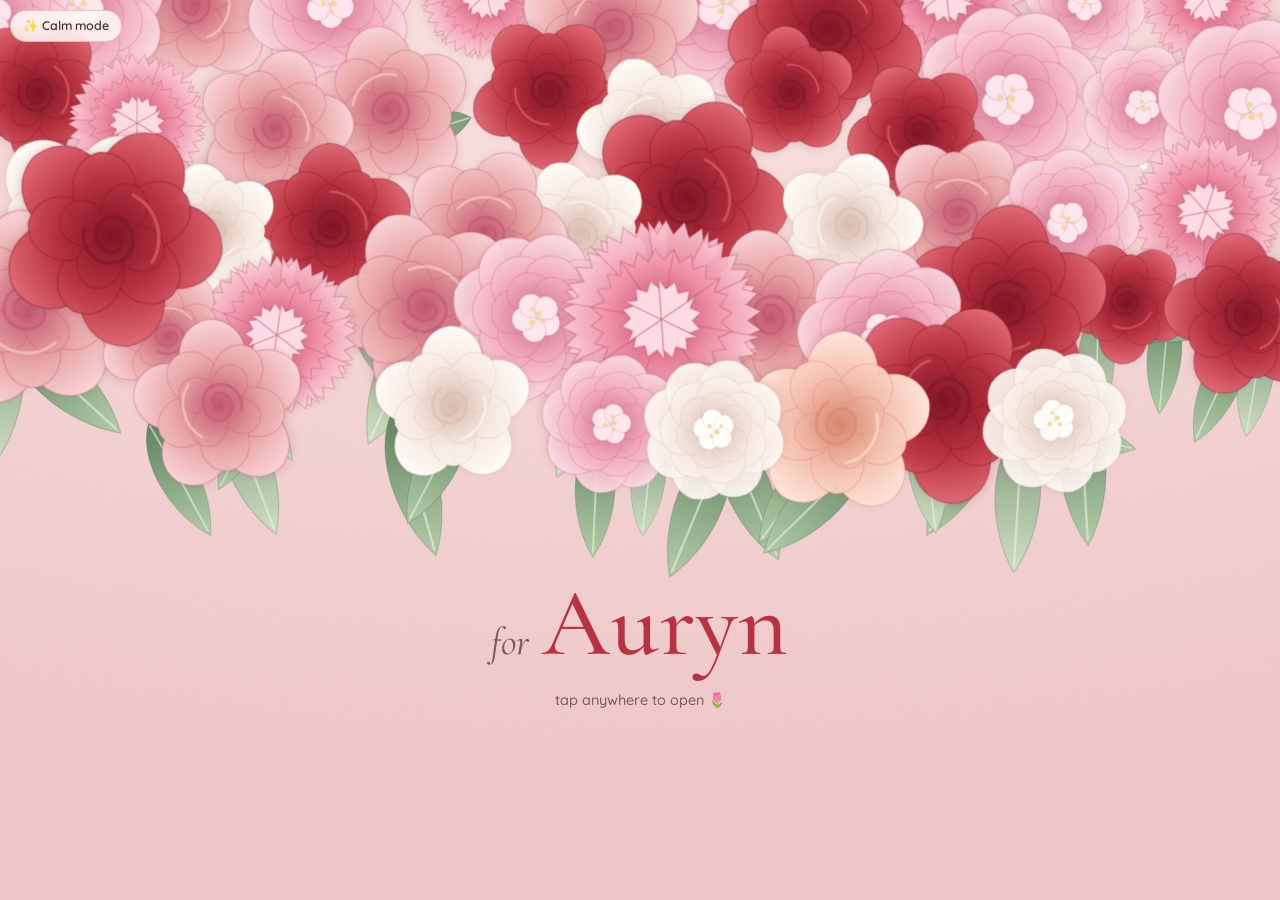
<file: index.html>
<!doctype html>
<html lang="en">
<head>
  <meta charset="utf-8">
  <meta name="viewport" content="width=device-width, initial-scale=1, viewport-fit=cover">
  <meta name="robots" content="noindex, nofollow">
  <meta name="theme-color" content="#F6D6D6">
  <title>for Auryn 🌷</title>
  <link rel="icon" href="data:image/svg+xml,%3Csvg xmlns='http://www.w3.org/2000/svg' viewBox='0 0 100 100'%3E%3Ctext y='.9em' font-size='90'%3E%F0%9F%8C%B7%3C/text%3E%3C/svg%3E">

  <link rel="preconnect" href="https://fonts.googleapis.com">
  <link rel="preconnect" href="https://fonts.gstatic.com" crossorigin>
  <link href="https://fonts.googleapis.com/css2?family=Caveat:wght@400;600;700&family=Cormorant+Garamond:ital,wght@0,400;0,500;0,600;1,400;1,500&family=Homemade+Apple&family=Quicksand:wght@500;600;700&display=swap" rel="stylesheet">

  <link rel="stylesheet" href="vendor/leaflet/leaflet.css">
  <link rel="stylesheet" href="style.css">
</head>
<body>

  <!-- Calm mode: turns off every animation and particle -->
  <button id="calmToggle" class="calm-toggle" type="button" aria-pressed="false">
    <span aria-hidden="true">✨</span> Calm mode<span class="calm-toggle__state"></span>
  </button>

  <!-- Shared SVG gradients/filters for the hand-drawn flowers -->
  <svg class="svg-defs" width="0" height="0" aria-hidden="true" focusable="false">
    <defs id="flowerDefs"></defs>
  </svg>

  <!-- ============ 1 + 2. INTRO: blooming bouquet + envelope ============ -->
  <section id="intro" class="intro" aria-label="A gift for you">
    <div class="bouquet" id="bouquet" aria-hidden="true"></div>

    <div class="intro__title" id="introTitle">
      <p class="for-name"><span class="for-name__for">for</span><span class="for-name__name" data-bind="toName"></span></p>
      <p class="tap-hint">tap anywhere to open 🌷</p>
    </div>

    <div class="envelope-wrap" id="envelopeWrap" aria-hidden="true">
      <p class="env-label env-label--from">from <span data-bind="fromName"></span></p>
      <button class="envelope" id="envelope" type="button" aria-label="Open the envelope" tabindex="-1">
        <span class="env__back"></span>
        <span class="env__letter"><span>Hi <span data-bind="nickname"></span> ♡</span></span>
        <span class="env__pocket"></span>
        <span class="env__flap"></span>
        <span class="env__seal" id="envSeal"></span>
      </button>
      <p class="env-label env-label--for">for <span data-bind="toName"></span></p>
      <p class="env-hint">tap the envelope 💌</p>
    </div>
  </section>

  <!-- ============ 3. SCRAPBOOK BOARD ============ -->
  <main id="board" class="board" hidden>
    <header class="board__header">
      <p class="board__kicker">a little box of things</p>
      <h1 class="board__title">for <em data-bind="nickname"></em></h1>
      <p class="board__sub">drag things around, scratch, open, and take your time ♡</p>
    </header>

    <div class="board__items" id="items">

      <!-- a. Letter -->
      <article class="item item--letter" style="grid-area:letter; --rot:-1.5deg">
        <span class="tape tape--pink" aria-hidden="true"></span>
        <div class="letter-preview" id="letterPreview" role="button" tabindex="0" aria-label="Open the letter">
          <div class="letter-preview__art" id="letterArt" aria-hidden="true"></div>
          <p class="letter-preview__hi"></p>
          <p class="letter-preview__text"></p>
          <p class="letter-preview__cta">tap to read ✉</p>
        </div>
      </article>

      <!-- b. Polaroids (filled by script) -->
      <article class="item item--polaroid" data-polaroid="0" style="grid-area:p1; --rot:-6deg"></article>
      <article class="item item--polaroid" data-polaroid="1" style="grid-area:p2; --rot:5deg"></article>
      <article class="item item--polaroid" data-polaroid="2" style="grid-area:p3; --rot:-3deg"></article>
      <article class="item item--polaroid" data-polaroid="3" style="grid-area:p4; --rot:4deg"></article>
      <article class="item item--polaroid" data-polaroid="4" style="grid-area:p5; --rot:-4deg"></article>

      <!-- c. Booster pack -->
      <article class="item item--pack" style="grid-area:pack; --rot:3deg">
        <span class="tape tape--mint" aria-hidden="true"></span>
        <div class="mini-pack" id="miniPack" role="button" tabindex="0" aria-label="Open The Auryn Collection booster pack">
          <div class="pack-art" aria-hidden="true"></div>
          <p class="item-hint" id="miniPackHint">tap to open the pack ✦</p>
        </div>
      </article>

      <!-- d. Music card -->
      <article class="item item--music" style="grid-area:music; --rot:-2deg">
        <span class="tape tape--lilac" aria-hidden="true"></span>
        <div class="music">
          <div class="music__top">
            <div class="music__disc" aria-hidden="true"><span></span></div>
            <div>
              <p class="music__label">a song for you</p>
              <p class="music__title">press play when you're ready ♪</p>
            </div>
          </div>
          <div class="music__embed" id="musicEmbed"></div>
        </div>
      </article>

      <!-- e. Open when… -->
      <article class="item item--openwhen" style="grid-area:openw; --rot:2deg">
        <span class="tape tape--yellow" aria-hidden="true"></span>
        <div class="openwhen">
          <p class="openwhen__title">open when…</p>
          <div class="openwhen__list" id="openWhenList"></div>
        </div>
      </article>

      <!-- f. Jar of reasons -->
      <article class="item item--jar" style="grid-area:jar; --rot:-2deg">
        <span class="tape tape--pink" aria-hidden="true"></span>
        <div class="jar-card">
          <p class="jar-card__title">reasons you're amazing</p>
          <button class="jar" id="jarBtn" type="button" aria-label="Take a reason out of the jar"></button>
          <p class="jar-card__left" id="jarLeft"></p>
          <div class="jar-note" id="jarNote" aria-live="polite"></div>
        </div>
      </article>

      <!-- g. Memory map -->
      <article class="item item--map" style="grid-area:map; --rot:1.5deg">
        <span class="tape tape--mint" aria-hidden="true"></span>
        <div class="mapcard">
          <p class="mapcard__title">memory map <span>· Jambi</span></p>
          <div class="mapcard__map" id="memoryMap" role="region" aria-label="Map of places in Jambi"></div>
        </div>
      </article>
    </div>

    <!-- 4. Big hug -->
    <footer class="board__footer">
      <button class="hug-btn" id="hugBtn" type="button">Tap for a big hug 🤗</button>
      <p class="board__sign">made with love by <span data-bind="fromName"></span></p>
    </footer>
  </main>

  <!-- ============ Overlays ============ -->
  <div class="modal" id="modal" hidden>
    <div class="modal__backdrop" data-close></div>
    <div class="modal__panel" role="dialog" aria-modal="true" aria-label="Note">
      <button class="modal__close" type="button" data-close aria-label="Close">×</button>
      <div class="modal__content" id="modalContent"></div>
    </div>
  </div>

  <div class="pack-overlay" id="packOverlay" hidden>
    <div class="pack-overlay__bg"></div>
    <button class="pack-overlay__close" id="packClose" type="button" aria-label="Close">×</button>
    <div class="pack-overlay__stage" id="packStage"></div>
  </div>

  <div class="hug" id="hug" hidden>
    <div class="hug__bg"></div>
    <div class="hug__petals" id="hugPetals" aria-hidden="true"></div>
    <div class="hug__content">
      <div class="hug__flowers" id="hugFlowers" aria-hidden="true"></div>
      <p class="hug__big" id="hugBig"></p>
      <p class="hug__small" id="hugSmall"></p>
      <button class="hug__back" id="hugBack" type="button">back to the board ↺</button>
    </div>
  </div>

  <div class="fx" id="fx" aria-hidden="true"></div>

  <script src="vendor/leaflet/leaflet.js" defer></script>
  <script src="script.js" defer></script>
</body>
</html>
</file>
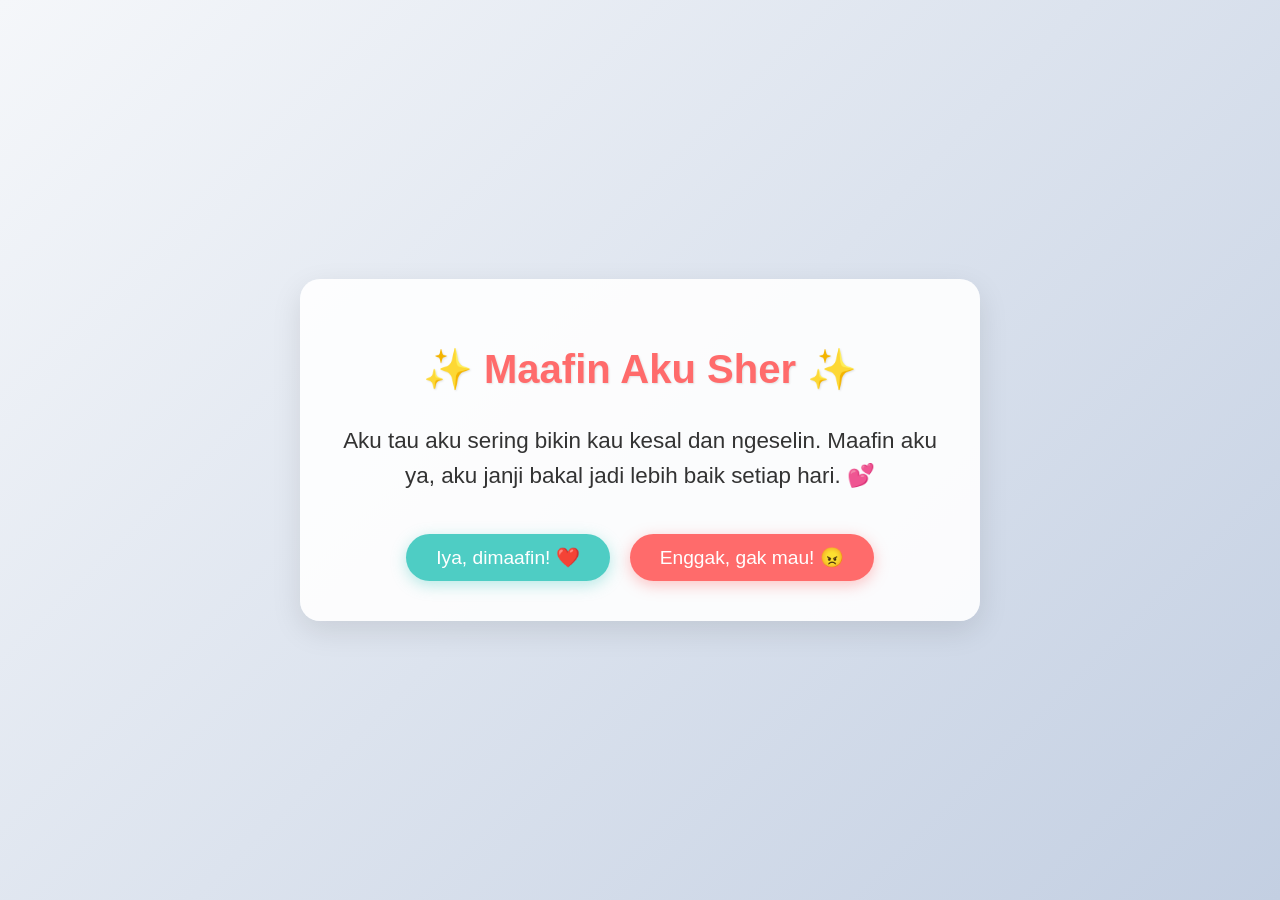
<file: Untitled-1.html>
<!DOCTYPE html>
<html lang="en">
<head>
    <meta charset="UTF-8">
    <meta name="viewport" content="width=device-width, initial-scale=1.0">
    <title>Apology Letter</title>
    <style>
        body {
            font-family: 'Arial', sans-serif;
            background: linear-gradient(135deg, #f5f7fa 0%, #c3cfe2 100%);
            height: 100vh;
            margin: 0;
            display: flex;
            justify-content: center;
            align-items: center;
            overflow: hidden;
            text-align: center;
        }
        
        .container {
            max-width: 600px;
            padding: 40px;
            background: rgba(255, 255, 255, 0.9);
            border-radius: 20px;
            box-shadow: 0 10px 30px rgba(0, 0, 0, 0.1);
            position: relative;
        }
        
        h1 {
            color: #ff6b6b;
            font-size: 2.5rem;
            margin-bottom: 30px;
            text-shadow: 1px 1px 2px rgba(0,0,0,0.1);
        }
        
        p {
            font-size: 1.4rem;
            line-height: 1.6;
            color: #333;
            margin-bottom: 40px;
        }
        
        .buttons {
            display: flex;
            justify-content: center;
            gap: 20px;
        }
        
        .yes-btn {
            background: #4ecdc4;
            color: white;
            border: none;
            padding: 12px 30px;
            font-size: 1.2rem;
            border-radius: 50px;
            cursor: pointer;
            transition: transform 0.3s, box-shadow 0.3s;
            box-shadow: 0 4px 15px rgba(78, 205, 196, 0.4);
        }
        
        .yes-btn:hover {
            transform: translateY(-3px);
            box-shadow: 0 6px 20px rgba(78, 205, 196, 0.6);
        }
        
        .no-btn {
            background: #ff6b6b;
            color: white;
            border: none;
            padding: 12px 30px;
            font-size: 1.2rem;
            border-radius: 50px;
            cursor: pointer;
            position: relative;
            transition: transform 0.3s;
            box-shadow: 0 4px 15px rgba(255, 107, 107, 0.4);
        }
        
        .hearts {
            position: absolute;
            width: 100%;
            height: 100%;
            pointer-events: none;
            z-index: -1;
        }
        
        .heart {
            position: absolute;
            font-size: 20px;
            color: #ff6b6b;
            opacity: 0;
            animation: float 4s ease-in infinite;
        }
        
        @keyframes float {
            0% {
                transform: translateY(0) rotate(0deg);
                opacity: 1;
            }
            100% {
                transform: translateY(-100vh) rotate(360deg);
                opacity: 0;
            }
        }
        
        .thank-you {
            display: none;
            position: absolute;
            top: 0;
            left: 0;
            width: 100%;
            height: 100%;
            background: rgba(255, 255, 255, 0.95);
            justify-content: center;
            align-items: center;
            flex-direction: column;
            z-index: 100;
            animation: fadeIn 0.5s ease-in;
            border-radius: 20px;
        }
        
        @keyframes fadeIn {
            from { opacity: 0; }
            to { opacity: 1; }
        }
        
        .thank-you h2 {
            color: #ff6b6b;
            font-size: 3rem;
            margin-bottom: 20px;
            text-shadow: 2px 2px 4px rgba(0,0,0,0.1);
        }
        
        .thank-you p {
            font-size: 1.5rem;
            color: #333;
        }
        
        .sparkle {
            position: absolute;
            background: #ff6b6b;
            width: 10px;
            height: 10px;
            border-radius: 50%;
            opacity: 0;
        }
    </style>
</head>
<body>
    <div class="hearts"></div>
    <div class="container">
        <h1>✨ Maafin Aku Sher ✨</h1>
        <p>Aku tau aku sering bikin kau kesal dan ngeselin. Maafin aku ya, aku janji bakal jadi lebih baik setiap hari. 💕</p>
        
        <div class="buttons">
            <button class="yes-btn" onclick="showThankYou()">Iya, dimaafin! ❤️</button>
            <button class="no-btn" onmouseover="moveButton(this)">Enggak, gak mau! 😠</button>
        </div>
        
        <div class="thank-you" id="thankYou">
            <h2>✨ Makasih Sher! ✨</h2>
            <p>Aku janji gak akan mengecewain lagi! 💖</p>
        </div>
    </div>

    <script>
        // Create floating hearts in the background
        const heartsContainer = document.querySelector('.hearts');
        
        function createHeart() {
            const heart = document.createElement('div');
            heart.classList.add('heart');
            heart.innerHTML = '❤️';
            heart.style.left = Math.random() * 100 + 'vw';
            heart.style.animationDuration = (Math.random() * 3 + 2) + 's';
            heartsContainer.appendChild(heart);
            
            setTimeout(() => {
                heart.remove();
            }, 5000);
        }
        
        setInterval(createHeart, 300);
        
        // Make the "No" button move randomly
        function moveButton(button) {
            const container = document.querySelector('.container');
            const containerRect = container.getBoundingClientRect();
            
            const btnRect = button.getBoundingClientRect();
            
            const maxX = containerRect.width - btnRect.width - 40;
            const maxY = containerRect.height - btnRect.height - 40;
            
            const randomX = Math.floor(Math.random() * maxX);
            const randomY = Math.floor(Math.random() * maxY);
            
            button.style.position = 'absolute';
            button.style.left = randomX + 'px';
            button.style.top = randomY + 'px';
        }
        
        // Show thank you message
        function showThankYou() {
            const thankYou = document.getElementById('thankYou');
            thankYou.style.display = 'flex';
            
            // Create sparkle effect
            for (let i = 0; i < 50; i++) {
                createSparkle();
            }
        }
        
        function createSparkle() {
            const sparkle = document.createElement('div');
            sparkle.classList.add('sparkle');
            
            const thankYou = document.getElementById('thankYou');
            thankYou.appendChild(sparkle);
            
            const size = Math.random() * 8 + 4;
            sparkle.style.width = size + 'px';
            sparkle.style.height = size + 'px';
            
            const colors = ['#ff6b6b', '#ff9ff3', '#4ecdc4', '#ffcb74'];
            sparkle.style.background = colors[Math.floor(Math.random() * colors.length)];
            
            const left = Math.random() * 100 + '%';
            const top = Math.random() * 100 + '%';
            sparkle.style.left = left;
            sparkle.style.top = top;
            
            // Animation
            sparkle.animate([
                { transform: 'scale(0)', opacity: 1 },
                { transform: 'scale(1)', opacity: 1 },
                { transform: 'scale(0)', opacity: 0 }
            ], {
                duration: Math.random() * 1000 + 500,
                easing: 'ease-out'
            });
            
            setTimeout(() => {
                sparkle.remove();
            }, 1500);
        }
    </script>
</body>
</html>
</file>
<file: vendor/leaflet/leaflet.css>
/* required styles */

.leaflet-pane,
.leaflet-tile,
.leaflet-marker-icon,
.leaflet-marker-shadow,
.leaflet-tile-container,
.leaflet-pane > svg,
.leaflet-pane > canvas,
.leaflet-zoom-box,
.leaflet-image-layer,
.leaflet-layer {
	position: absolute;
	left: 0;
	top: 0;
	}
.leaflet-container {
	overflow: hidden;
	}
.leaflet-tile,
.leaflet-marker-icon,
.leaflet-marker-shadow {
	-webkit-user-select: none;
	   -moz-user-select: none;
	        user-select: none;
	  -webkit-user-drag: none;
	}
/* Prevents IE11 from highlighting tiles in blue */
.leaflet-tile::selection {
	background: transparent;
}
/* Safari renders non-retina tile on retina better with this, but Chrome is worse */
.leaflet-safari .leaflet-tile {
	image-rendering: -webkit-optimize-contrast;
	}
/* hack that prevents hw layers "stretching" when loading new tiles */
.leaflet-safari .leaflet-tile-container {
	width: 1600px;
	height: 1600px;
	-webkit-transform-origin: 0 0;
	}
.leaflet-marker-icon,
.leaflet-marker-shadow {
	display: block;
	}
/* .leaflet-container svg: reset svg max-width decleration shipped in Joomla! (joomla.org) 3.x */
/* .leaflet-container img: map is broken in FF if you have max-width: 100% on tiles */
.leaflet-container .leaflet-overlay-pane svg {
	max-width: none !important;
	max-height: none !important;
	}
.leaflet-container .leaflet-marker-pane img,
.leaflet-container .leaflet-shadow-pane img,
.leaflet-container .leaflet-tile-pane img,
.leaflet-container img.leaflet-image-layer,
.leaflet-container .leaflet-tile {
	max-width: none !important;
	max-height: none !important;
	width: auto;
	padding: 0;
	}

.leaflet-container img.leaflet-tile {
	/* See: https://bugs.chromium.org/p/chromium/issues/detail?id=600120 */
	mix-blend-mode: plus-lighter;
}

.leaflet-container.leaflet-touch-zoom {
	-ms-touch-action: pan-x pan-y;
	touch-action: pan-x pan-y;
	}
.leaflet-container.leaflet-touch-drag {
	-ms-touch-action: pinch-zoom;
	/* Fallback for FF which doesn't support pinch-zoom */
	touch-action: none;
	touch-action: pinch-zoom;
}
.leaflet-container.leaflet-touch-drag.leaflet-touch-zoom {
	-ms-touch-action: none;
	touch-action: none;
}
.leaflet-container {
	-webkit-tap-highlight-color: transparent;
}
.leaflet-container a {
	-webkit-tap-highlight-color: rgba(51, 181, 229, 0.4);
}
.leaflet-tile {
	filter: inherit;
	visibility: hidden;
	}
.leaflet-tile-loaded {
	visibility: inherit;
	}
.leaflet-zoom-box {
	width: 0;
	height: 0;
	-moz-box-sizing: border-box;
	     box-sizing: border-box;
	z-index: 800;
	}
/* workaround for https://bugzilla.mozilla.org/show_bug.cgi?id=888319 */
.leaflet-overlay-pane svg {
	-moz-user-select: none;
	}

.leaflet-pane         { z-index: 400; }

.leaflet-tile-pane    { z-index: 200; }
.leaflet-overlay-pane { z-index: 400; }
.leaflet-shadow-pane  { z-index: 500; }
.leaflet-marker-pane  { z-index: 600; }
.leaflet-tooltip-pane   { z-index: 650; }
.leaflet-popup-pane   { z-index: 700; }

.leaflet-map-pane canvas { z-index: 100; }
.leaflet-map-pane svg    { z-index: 200; }

.leaflet-vml-shape {
	width: 1px;
	height: 1px;
	}
.lvml {
	behavior: url(#default#VML);
	display: inline-block;
	position: absolute;
	}


/* control positioning */

.leaflet-control {
	position: relative;
	z-index: 800;
	pointer-events: visiblePainted; /* IE 9-10 doesn't have auto */
	pointer-events: auto;
	}
.leaflet-top,
.leaflet-bottom {
	position: absolute;
	z-index: 1000;
	pointer-events: none;
	}
.leaflet-top {
	top: 0;
	}
.leaflet-right {
	right: 0;
	}
.leaflet-bottom {
	bottom: 0;
	}
.leaflet-left {
	left: 0;
	}
.leaflet-control {
	float: left;
	clear: both;
	}
.leaflet-right .leaflet-control {
	float: right;
	}
.leaflet-top .leaflet-control {
	margin-top: 10px;
	}
.leaflet-bottom .leaflet-control {
	margin-bottom: 10px;
	}
.leaflet-left .leaflet-control {
	margin-left: 10px;
	}
.leaflet-right .leaflet-control {
	margin-right: 10px;
	}


/* zoom and fade animations */

.leaflet-fade-anim .leaflet-popup {
	opacity: 0;
	-webkit-transition: opacity 0.2s linear;
	   -moz-transition: opacity 0.2s linear;
	        transition: opacity 0.2s linear;
	}
.leaflet-fade-anim .leaflet-map-pane .leaflet-popup {
	opacity: 1;
	}
.leaflet-zoom-animated {
	-webkit-transform-origin: 0 0;
	    -ms-transform-origin: 0 0;
	        transform-origin: 0 0;
	}
svg.leaflet-zoom-animated {
	will-change: transform;
}

.leaflet-zoom-anim .leaflet-zoom-animated {
	-webkit-transition: -webkit-transform 0.25s cubic-bezier(0,0,0.25,1);
	   -moz-transition:    -moz-transform 0.25s cubic-bezier(0,0,0.25,1);
	        transition:         transform 0.25s cubic-bezier(0,0,0.25,1);
	}
.leaflet-zoom-anim .leaflet-tile,
.leaflet-pan-anim .leaflet-tile {
	-webkit-transition: none;
	   -moz-transition: none;
	        transition: none;
	}

.leaflet-zoom-anim .leaflet-zoom-hide {
	visibility: hidden;
	}


/* cursors */

.leaflet-interactive {
	cursor: pointer;
	}
.leaflet-grab {
	cursor: -webkit-grab;
	cursor:    -moz-grab;
	cursor:         grab;
	}
.leaflet-crosshair,
.leaflet-crosshair .leaflet-interactive {
	cursor: crosshair;
	}
.leaflet-popup-pane,
.leaflet-control {
	cursor: auto;
	}
.leaflet-dragging .leaflet-grab,
.leaflet-dragging .leaflet-grab .leaflet-interactive,
.leaflet-dragging .leaflet-marker-draggable {
	cursor: move;
	cursor: -webkit-grabbing;
	cursor:    -moz-grabbing;
	cursor:         grabbing;
	}

/* marker & overlays interactivity */
.leaflet-marker-icon,
.leaflet-marker-shadow,
.leaflet-image-layer,
.leaflet-pane > svg path,
.leaflet-tile-container {
	pointer-events: none;
	}

.leaflet-marker-icon.leaflet-interactive,
.leaflet-image-layer.leaflet-interactive,
.leaflet-pane > svg path.leaflet-interactive,
svg.leaflet-image-layer.leaflet-interactive path {
	pointer-events: visiblePainted; /* IE 9-10 doesn't have auto */
	pointer-events: auto;
	}

/* visual tweaks */

.leaflet-container {
	background: #ddd;
	outline-offset: 1px;
	}
.leaflet-container a {
	color: #0078A8;
	}
.leaflet-zoom-box {
	border: 2px dotted #38f;
	background: rgba(255,255,255,0.5);
	}


/* general typography */
.leaflet-container {
	font-family: "Helvetica Neue", Arial, Helvetica, sans-serif;
	font-size: 12px;
	font-size: 0.75rem;
	line-height: 1.5;
	}


/* general toolbar styles */

.leaflet-bar {
	box-shadow: 0 1px 5px rgba(0,0,0,0.65);
	border-radius: 4px;
	}
.leaflet-bar a {
	background-color: #fff;
	border-bottom: 1px solid #ccc;
	width: 26px;
	height: 26px;
	line-height: 26px;
	display: block;
	text-align: center;
	text-decoration: none;
	color: black;
	}
.leaflet-bar a,
.leaflet-control-layers-toggle {
	background-position: 50% 50%;
	background-repeat: no-repeat;
	display: block;
	}
.leaflet-bar a:hover,
.leaflet-bar a:focus {
	background-color: #f4f4f4;
	}
.leaflet-bar a:first-child {
	border-top-left-radius: 4px;
	border-top-right-radius: 4px;
	}
.leaflet-bar a:last-child {
	border-bottom-left-radius: 4px;
	border-bottom-right-radius: 4px;
	border-bottom: none;
	}
.leaflet-bar a.leaflet-disabled {
	cursor: default;
	background-color: #f4f4f4;
	color: #bbb;
	}

.leaflet-touch .leaflet-bar a {
	width: 30px;
	height: 30px;
	line-height: 30px;
	}
.leaflet-touch .leaflet-bar a:first-child {
	border-top-left-radius: 2px;
	border-top-right-radius: 2px;
	}
.leaflet-touch .leaflet-bar a:last-child {
	border-bottom-left-radius: 2px;
	border-bottom-right-radius: 2px;
	}

/* zoom control */

.leaflet-control-zoom-in,
.leaflet-control-zoom-out {
	font: bold 18px 'Lucida Console', Monaco, monospace;
	text-indent: 1px;
	}

.leaflet-touch .leaflet-control-zoom-in, .leaflet-touch .leaflet-control-zoom-out  {
	font-size: 22px;
	}


/* layers control */

.leaflet-control-layers {
	box-shadow: 0 1px 5px rgba(0,0,0,0.4);
	background: #fff;
	border-radius: 5px;
	}
.leaflet-control-layers-toggle {
	background-image: url(images/layers.png);
	width: 36px;
	height: 36px;
	}
.leaflet-retina .leaflet-control-layers-toggle {
	background-image: url(images/layers-2x.png);
	background-size: 26px 26px;
	}
.leaflet-touch .leaflet-control-layers-toggle {
	width: 44px;
	height: 44px;
	}
.leaflet-control-layers .leaflet-control-layers-list,
.leaflet-control-layers-expanded .leaflet-control-layers-toggle {
	display: none;
	}
.leaflet-control-layers-expanded .leaflet-control-layers-list {
	display: block;
	position: relative;
	}
.leaflet-control-layers-expanded {
	padding: 6px 10px 6px 6px;
	color: #333;
	background: #fff;
	}
.leaflet-control-layers-scrollbar {
	overflow-y: scroll;
	overflow-x: hidden;
	padding-right: 5px;
	}
.leaflet-control-layers-selector {
	margin-top: 2px;
	position: relative;
	top: 1px;
	}
.leaflet-control-layers label {
	display: block;
	font-size: 13px;
	font-size: 1.08333em;
	}
.leaflet-control-layers-separator {
	height: 0;
	border-top: 1px solid #ddd;
	margin: 5px -10px 5px -6px;
	}

/* Default icon URLs */
.leaflet-default-icon-path { /* used only in path-guessing heuristic, see L.Icon.Default */
	background-image: url(images/marker-icon.png);
	}


/* attribution and scale controls */

.leaflet-container .leaflet-control-attribution {
	background: #fff;
	background: rgba(255, 255, 255, 0.8);
	margin: 0;
	}
.leaflet-control-attribution,
.leaflet-control-scale-line {
	padding: 0 5px;
	color: #333;
	line-height: 1.4;
	}
.leaflet-control-attribution a {
	text-decoration: none;
	}
.leaflet-control-attribution a:hover,
.leaflet-control-attribution a:focus {
	text-decoration: underline;
	}
.leaflet-attribution-flag {
	display: inline !important;
	vertical-align: baseline !important;
	width: 1em;
	height: 0.6669em;
	}
.leaflet-left .leaflet-control-scale {
	margin-left: 5px;
	}
.leaflet-bottom .leaflet-control-scale {
	margin-bottom: 5px;
	}
.leaflet-control-scale-line {
	border: 2px solid #777;
	border-top: none;
	line-height: 1.1;
	padding: 2px 5px 1px;
	white-space: nowrap;
	-moz-box-sizing: border-box;
	     box-sizing: border-box;
	background: rgba(255, 255, 255, 0.8);
	text-shadow: 1px 1px #fff;
	}
.leaflet-control-scale-line:not(:first-child) {
	border-top: 2px solid #777;
	border-bottom: none;
	margin-top: -2px;
	}
.leaflet-control-scale-line:not(:first-child):not(:last-child) {
	border-bottom: 2px solid #777;
	}

.leaflet-touch .leaflet-control-attribution,
.leaflet-touch .leaflet-control-layers,
.leaflet-touch .leaflet-bar {
	box-shadow: none;
	}
.leaflet-touch .leaflet-control-layers,
.leaflet-touch .leaflet-bar {
	border: 2px solid rgba(0,0,0,0.2);
	background-clip: padding-box;
	}


/* popup */

.leaflet-popup {
	position: absolute;
	text-align: center;
	margin-bottom: 20px;
	}
.leaflet-popup-content-wrapper {
	padding: 1px;
	text-align: left;
	border-radius: 12px;
	}
.leaflet-popup-content {
	margin: 13px 24px 13px 20px;
	line-height: 1.3;
	font-size: 13px;
	font-size: 1.08333em;
	min-height: 1px;
	}
.leaflet-popup-content p {
	margin: 17px 0;
	margin: 1.3em 0;
	}
.leaflet-popup-tip-container {
	width: 40px;
	height: 20px;
	position: absolute;
	left: 50%;
	margin-top: -1px;
	margin-left: -20px;
	overflow: hidden;
	pointer-events: none;
	}
.leaflet-popup-tip {
	width: 17px;
	height: 17px;
	padding: 1px;

	margin: -10px auto 0;
	pointer-events: auto;

	-webkit-transform: rotate(45deg);
	   -moz-transform: rotate(45deg);
	    -ms-transform: rotate(45deg);
	        transform: rotate(45deg);
	}
.leaflet-popup-content-wrapper,
.leaflet-popup-tip {
	background: white;
	color: #333;
	box-shadow: 0 3px 14px rgba(0,0,0,0.4);
	}
.leaflet-container a.leaflet-popup-close-button {
	position: absolute;
	top: 0;
	right: 0;
	border: none;
	text-align: center;
	width: 24px;
	height: 24px;
	font: 16px/24px Tahoma, Verdana, sans-serif;
	color: #757575;
	text-decoration: none;
	background: transparent;
	}
.leaflet-container a.leaflet-popup-close-button:hover,
.leaflet-container a.leaflet-popup-close-button:focus {
	color: #585858;
	}
.leaflet-popup-scrolled {
	overflow: auto;
	}

.leaflet-oldie .leaflet-popup-content-wrapper {
	-ms-zoom: 1;
	}
.leaflet-oldie .leaflet-popup-tip {
	width: 24px;
	margin: 0 auto;

	-ms-filter: "progid:DXImageTransform.Microsoft.Matrix(M11=0.70710678, M12=0.70710678, M21=-0.70710678, M22=0.70710678)";
	filter: progid:DXImageTransform.Microsoft.Matrix(M11=0.70710678, M12=0.70710678, M21=-0.70710678, M22=0.70710678);
	}

.leaflet-oldie .leaflet-control-zoom,
.leaflet-oldie .leaflet-control-layers,
.leaflet-oldie .leaflet-popup-content-wrapper,
.leaflet-oldie .leaflet-popup-tip {
	border: 1px solid #999;
	}


/* div icon */

.leaflet-div-icon {
	background: #fff;
	border: 1px solid #666;
	}


/* Tooltip */
/* Base styles for the element that has a tooltip */
.leaflet-tooltip {
	position: absolute;
	padding: 6px;
	background-color: #fff;
	border: 1px solid #fff;
	border-radius: 3px;
	color: #222;
	white-space: nowrap;
	-webkit-user-select: none;
	-moz-user-select: none;
	-ms-user-select: none;
	user-select: none;
	pointer-events: none;
	box-shadow: 0 1px 3px rgba(0,0,0,0.4);
	}
.leaflet-tooltip.leaflet-interactive {
	cursor: pointer;
	pointer-events: auto;
	}
.leaflet-tooltip-top:before,
.leaflet-tooltip-bottom:before,
.leaflet-tooltip-left:before,
.leaflet-tooltip-right:before {
	position: absolute;
	pointer-events: none;
	border: 6px solid transparent;
	background: transparent;
	content: "";
	}

/* Directions */

.leaflet-tooltip-bottom {
	margin-top: 6px;
}
.leaflet-tooltip-top {
	margin-top: -6px;
}
.leaflet-tooltip-bottom:before,
.leaflet-tooltip-top:before {
	left: 50%;
	margin-left: -6px;
	}
.leaflet-tooltip-top:before {
	bottom: 0;
	margin-bottom: -12px;
	border-top-color: #fff;
	}
.leaflet-tooltip-bottom:before {
	top: 0;
	margin-top: -12px;
	margin-left: -6px;
	border-bottom-color: #fff;
	}
.leaflet-tooltip-left {
	margin-left: -6px;
}
.leaflet-tooltip-right {
	margin-left: 6px;
}
.leaflet-tooltip-left:before,
.leaflet-tooltip-right:before {
	top: 50%;
	margin-top: -6px;
	}
.leaflet-tooltip-left:before {
	right: 0;
	margin-right: -12px;
	border-left-color: #fff;
	}
.leaflet-tooltip-right:before {
	left: 0;
	margin-left: -12px;
	border-right-color: #fff;
	}

/* Printing */

@media print {
	/* Prevent printers from removing background-images of controls. */
	.leaflet-control {
		-webkit-print-color-adjust: exact;
		print-color-adjust: exact;
		}
	}
</file>
<file: style.css>
/* =====================================================================
   for Auryn · stylesheet
   Photosensitivity: every transition is slow (>= .4s) and soft. Nothing
   blinks, strobes or flashes. html.calm switches motion off entirely.
   ===================================================================== */

:root {
  --blush: #F6D6D6;
  --rose: #E8A5A5;
  --cream: #FBF3E4;
  --red: #B8323F;
  --ink: #4A2E2E;
  --ink-soft: #7A5A57;
  --lilac: #E6D8F3;
  --mint: #D6EADF;
  --butter: #FBEBC4;

  --serif: 'Cormorant Garamond', 'EB Garamond', Georgia, serif;
  --hand: 'Caveat', 'Segoe Print', cursive;
  --script: 'Homemade Apple', 'Caveat', cursive;
  --ui: 'Quicksand', 'Nunito', system-ui, sans-serif;

  --ease: cubic-bezier(.3, .7, .25, 1);
  --noise: url("data:image/svg+xml,%3Csvg xmlns='http://www.w3.org/2000/svg' width='220' height='220'%3E%3Cfilter id='n'%3E%3CfeTurbulence type='fractalNoise' baseFrequency='.85' numOctaves='3' stitchTiles='stitch'/%3E%3CfeColorMatrix values='0 0 0 0 .45 0 0 0 0 .3 0 0 0 0 .28 0 0 0 .1 0'/%3E%3C/filter%3E%3Crect width='100%25' height='100%25' filter='url(%23n)'/%3E%3C/svg%3E");
  --paper: var(--noise), linear-gradient(180deg, #FDF7EC, #FBF1E1);
  --foil: linear-gradient(155deg, #F8D3DE 0%, #EBD6F4 34%, #D8E8F1 62%, #F9E2D0 100%);
  --shadow: 0 1px 2px rgba(74, 46, 46, .08), 0 8px 18px rgba(122, 60, 60, .12), 0 22px 40px -18px rgba(122, 60, 60, .25);
}

*, *::before, *::after { box-sizing: border-box; }
html { -webkit-text-size-adjust: 100%; }
html, body { margin: 0; }
body {
  background: var(--noise), var(--blush);
  color: var(--ink);
  font-family: var(--serif);
  font-size: 17px;
  line-height: 1.5;
  overflow-x: hidden;
  -webkit-tap-highlight-color: transparent;
}
html.no-scroll, html.no-scroll body { overflow: hidden; }
button { font: inherit; color: inherit; }
[hidden] { display: none !important; }
.svg-defs { position: absolute; width: 0; height: 0; overflow: hidden; }
:focus-visible { outline: 2px dashed var(--red); outline-offset: 4px; }

/* ---------- Calm mode toggle ---------- */
.calm-toggle {
  position: fixed;
  top: max(10px, env(safe-area-inset-top));
  left: max(10px, env(safe-area-inset-left));
  z-index: 300;
  font-family: var(--ui);
  font-size: .78rem;
  font-weight: 600;
  padding: .45em .95em;
  border-radius: 999px;
  border: 1px solid rgba(184, 50, 63, .25);
  background: rgba(255, 250, 246, .85);
  color: var(--ink);
  cursor: pointer;
  backdrop-filter: blur(4px);
  -webkit-backdrop-filter: blur(4px);
  transition: background-color .5s ease, border-color .5s ease;
}
.calm-toggle[aria-pressed="true"] { background: #F3D7DC; border-color: rgba(184, 50, 63, .5); }

/* =====================================================================
   1. Intro
   ===================================================================== */
.intro {
  position: fixed;
  inset: 0;
  z-index: 50;
  overflow: hidden;
  cursor: pointer;
  background: var(--noise), radial-gradient(130% 85% at 50% 0%, #FBE6E3 0%, #F6D6D6 55%, #F1CACC 100%);
  transition: opacity 1.2s ease;
}
.intro.is-leaving { opacity: 0; pointer-events: none; }

.bouquet {
  position: absolute;
  left: 0; right: 0; top: 0;
  height: 60%;
  transform-origin: 50% 0;
  transition: transform 1.8s cubic-bezier(.45, .05, .25, 1), opacity 1s ease;
}
.intro.stage-env .bouquet { transform: translateY(-26%) scale(.9); }

.bq {
  position: absolute;
  left: var(--x); top: var(--y);
  width: var(--s); height: var(--s);
  margin: calc(var(--s) / -2) 0 0 calc(var(--s) / -2);
  opacity: 0;
  transform: rotate(var(--r)) scale(.25);
}
.bq .flower-svg { display: block; width: 100%; height: 100%; filter: drop-shadow(0 3px 4px rgba(122, 40, 52, .16)); }
.bq.leaf .flower-svg, .bq.filler .flower-svg { filter: none; }
.is-blooming .bq { animation: bloom 1.9s var(--ease) var(--d) forwards; }
.is-blooming .bq.hero { animation: heroIn 2.8s cubic-bezier(.33, .6, .25, 1) .2s forwards; }
@keyframes bloom {
  0% { opacity: 0; transform: rotate(calc(var(--r) - 50deg)) scale(.2); }
  45% { opacity: 1; }
  100% { opacity: 1; transform: rotate(var(--r)) scale(1); }
}
@keyframes heroIn {
  0% { opacity: 0; transform: translate(-75vw, 70vh) rotate(-200deg) scale(.55); }
  20% { opacity: 1; }
  100% { opacity: 1; transform: translate(0, 0) rotate(var(--r)) scale(1); }
}

.intro__title {
  position: absolute;
  left: 0; right: 0;
  top: 64%;
  text-align: center;
  padding: 0 16px;
  transition: opacity .9s ease;
}
.for-name {
  margin: 0;
  opacity: 0;
  animation: fadeUp 1.6s var(--ease) 3.6s forwards;
  color: var(--ink);
  line-height: 1;
}
.for-name__for { font-style: italic; font-size: clamp(1.6rem, 6vw, 2.4rem); margin-right: .35em; color: var(--ink-soft); }
.for-name__name { font-size: clamp(3.2rem, 15vw, 6rem); font-weight: 500; letter-spacing: .01em; color: var(--red); }
.tap-hint {
  margin: 1.1rem 0 0;
  font-family: var(--ui);
  font-size: .9rem;
  font-weight: 500;
  color: var(--ink-soft);
  opacity: 0;
  animation: fadeUp 1.4s var(--ease) 4.6s forwards, breathe 4s ease-in-out 6s infinite;
}
.intro.stage-env .intro__title { opacity: 0; pointer-events: none; }

@keyframes fadeUp { from { opacity: 0; transform: translateY(14px); } to { opacity: 1; transform: none; } }
@keyframes fadeIn { from { opacity: 0; } to { opacity: 1; } }
/* very slow, low-contrast "breathing" (0.25 Hz) — not a blink */
@keyframes breathe { 0%, 100% { opacity: 1; } 50% { opacity: .6; } }

/* ---------- Envelope ---------- */
.envelope-wrap {
  position: absolute;
  left: 50%;
  top: 44%;
  width: min(84vw, 360px);
  text-align: center;
  opacity: 0;
  visibility: hidden;
  transform: translate(-50%, 40px);
  transition: opacity 1.1s ease .6s, transform 1.4s var(--ease) .6s, visibility 0s 2s;
}
.intro.stage-env .envelope-wrap {
  opacity: 1;
  visibility: visible;
  transform: translate(-50%, 0);
  transition: opacity 1.1s ease .6s, transform 1.4s var(--ease) .6s, visibility 0s;
}
.env-label { margin: 0; color: var(--ink); }
.env-label--from { font-family: var(--hand); font-size: 1.7rem; margin-bottom: .5rem; }
.env-label--for { font-style: italic; font-size: 1.9rem; margin-top: .7rem; }
.env-label--for span { color: var(--red); font-style: normal; font-weight: 500; }
.env-hint { font-family: var(--ui); font-size: .82rem; color: var(--ink-soft); margin: .3rem 0 0; }

.envelope {
  position: relative;
  display: block;
  width: 100%;
  aspect-ratio: 3 / 2;
  margin: 0 auto;
  padding: 0;
  border: 0;
  background: none;
  cursor: pointer;
  perspective: 1000px;
  filter: drop-shadow(0 14px 22px rgba(122, 60, 60, .22));
}
.intro.stage-env .envelope { animation: floaty 5s ease-in-out 2.4s infinite; }
@keyframes floaty { 0%, 100% { transform: translateY(0); } 50% { transform: translateY(-5px); } }
.envelope > span { position: absolute; display: block; }
.env__back { inset: 0; border-radius: 8px; background: var(--noise), #EAD8BE; z-index: 1; }
.env__letter {
  left: 8%; right: 8%; top: 7%; height: 82%;
  z-index: 2;
  border-radius: 4px;
  background: var(--noise), repeating-linear-gradient(180deg, transparent 0 17px, rgba(184, 50, 63, .1) 17px 18px), #FFFBF3;
  display: flex; justify-content: center;
  padding-top: 9%;
  font-family: var(--hand);
  font-size: 1.5rem;
  color: var(--red);
  transition: transform 1.3s var(--ease) 1s;
}
.env__pocket {
  inset: 0;
  z-index: 3;
  border-radius: 8px;
  background:
    linear-gradient(to top right, rgba(160, 120, 90, .07) 49.5%, transparent 50%) left / 50.5% 100% no-repeat,
    linear-gradient(to top left, rgba(160, 120, 90, .07) 49.5%, transparent 50%) right / 50.5% 100% no-repeat,
    var(--paper);
  clip-path: polygon(0 0, 50% 56%, 100% 0, 100% 100%, 0 100%);
}
.env__flap {
  left: 0; right: 0; top: 0;
  height: 60%;
  z-index: 4;
  background: var(--noise), linear-gradient(180deg, #F7EBD6, #F0E0C5);
  clip-path: polygon(0 0, 100% 0, 50% 100%);
  border-radius: 8px 8px 0 0;
  transform-origin: 50% 0;
  transition: transform 1.2s cubic-bezier(.5, 0, .3, 1), z-index 0s .6s;
}
.env__seal {
  left: 50%; top: 60%;
  width: 21%;
  aspect-ratio: 1;
  z-index: 5;
  transform: translate(-50%, -50%);
  transition: opacity .8s ease, transform 1s var(--ease);
}
.env__seal svg { width: 100%; height: 100%; display: block; filter: drop-shadow(0 2px 3px rgba(80, 10, 20, .3)); }
.env-open .envelope { animation: none; }
.env-open .env__seal { opacity: 0; transform: translate(-50%, -20%) scale(.9); }
.env-open .env__flap { transform: rotateX(180deg); z-index: 1; }
.env-open .env__letter { transform: translateY(-46%); }
.env-open .env-hint { opacity: 0; transition: opacity .6s; }

/* =====================================================================
   3. Board
   ===================================================================== */
.board {
  position: relative;
  min-height: 100vh;
  padding: 76px 0 72px;
  overflow-x: hidden;
  background: var(--noise), radial-gradient(120% 60% at 50% 0%, #FAE3E0 0%, var(--blush) 60%);
  opacity: 0;
  transition: opacity 1.4s ease;
}
.board.is-in { opacity: 1; }

.board__header { text-align: center; padding: 0 16px; margin-bottom: 34px; }
.board__kicker { font-family: var(--ui); font-size: .75rem; letter-spacing: .22em; text-transform: uppercase; color: var(--ink-soft); margin: 0; }
.board__title { font-weight: 400; font-style: italic; font-size: clamp(2.4rem, 9vw, 3.6rem); margin: .1em 0 0; line-height: 1.1; }
.board__title em { font-family: var(--script); font-style: normal; color: var(--red); font-size: .8em; margin-left: .15em; }
.board__sub { font-family: var(--hand); font-size: 1.35rem; margin: .4em 0 0; color: var(--ink-soft); }

.board__items {
  --rot-k: .55;
  display: grid;
  grid-template-columns: 1fr 1fr;
  grid-template-areas:
    "letter letter"
    "p1 p2"
    "pack pack"
    "music music"
    "p3 p4"
    "openw openw"
    "p5 p5"
    "jar jar"
    "map map";
  gap: 34px 14px;
  max-width: 600px;
  margin: 0 auto;
  padding: 0 16px;
}

.item {
  position: relative;
  justify-self: center;
  align-self: start;
  transform: translate(var(--dx, 0px), var(--dy, 0px)) rotate(calc(var(--rot, 0deg) * var(--rot-k, 1)));
  transition: transform .6s var(--ease), filter .6s ease;
}
.item.is-dragging { transition: none; cursor: grabbing; filter: drop-shadow(0 18px 22px rgba(74, 46, 46, .2)); }

/* washi tape = drag handle */
.tape {
  position: absolute;
  top: -14px; left: 50%;
  width: 92px; height: 28px;
  transform: translateX(-50%) rotate(-3deg);
  z-index: 6;
  cursor: grab;
  touch-action: none;
  opacity: .88;
  background: rgba(255, 255, 255, .5);
  clip-path: polygon(3% 0, 97% 4%, 100% 30%, 97% 55%, 100% 80%, 96% 100%, 2% 96%, 0 70%, 3% 45%, 0 18%);
}
.tape::after { content: ''; position: absolute; inset: 0; background: repeating-linear-gradient(90deg, rgba(255,255,255,.22) 0 6px, transparent 6px 12px); }
.tape--pink { background-color: rgba(240, 170, 185, .7); }
.tape--lilac { background-color: rgba(200, 180, 235, .7); }
.tape--mint { background-color: rgba(170, 215, 195, .72); }
.tape--yellow { background-color: rgba(245, 215, 140, .72); }

.item-hint { font-family: var(--hand); font-size: 1.3rem; text-align: center; margin: .5rem 0 0; color: var(--ink); }

/* ---------- a. Letter preview ---------- */
.item--letter { width: min(100%, 400px); }
.letter-preview {
  position: relative;
  cursor: pointer;
  padding: 30px 26px 22px 38px;
  min-height: 330px;
  border-radius: 4px;
  background:
    linear-gradient(90deg, transparent 26px, rgba(184, 50, 63, .25) 26px 27px, transparent 27px),
    repeating-linear-gradient(180deg, transparent 0 29px, rgba(184, 50, 63, .1) 29px 30px) 0 58px / 100% calc(100% - 58px) no-repeat,
    var(--paper);
  box-shadow: var(--shadow);
  transition: box-shadow .5s ease;
}
.letter-preview:hover { box-shadow: 0 1px 2px rgba(74,46,46,.08), 0 14px 28px rgba(122,60,60,.18), 0 30px 50px -18px rgba(122,60,60,.3); }
.letter-preview__art { position: absolute; right: 14px; top: -16px; width: 120px; height: 70px; pointer-events: none; }
.mini-sun, .mini-fl { position: absolute; display: block; }
.mini-sun { width: 54px; right: 0; top: 0; }
.mini-fl { width: 46px; right: 40px; top: 26px; }
.mini-fl--2 { width: 34px; right: 80px; top: 12px; }
.mini-sun svg, .mini-fl svg { width: 100%; height: auto; display: block; }
.letter-preview__hi { font-family: var(--script); color: var(--red); font-size: 1.35rem; margin: 0 0 .7rem; line-height: 1.6; }
.letter-preview__text {
  margin: 0;
  font-size: 1.12rem;
  line-height: 30px;
  height: 210px;
  overflow: hidden;
  -webkit-mask-image: linear-gradient(180deg, #000 55%, transparent);
  mask-image: linear-gradient(180deg, #000 55%, transparent);
}
.letter-preview__cta {
  display: inline-block;
  margin: .4rem 0 0;
  font-family: var(--hand);
  font-size: 1.35rem;
  color: #fff;
  background: var(--red);
  border-radius: 999px;
  padding: .05em .9em .15em;
  box-shadow: 0 4px 10px rgba(184, 50, 63, .25);
}

/* ---------- b. Polaroids ---------- */
.item--polaroid { width: min(100%, 196px); }
.polaroid {
  margin: 0;
  padding: 10px 10px 0;
  background: var(--noise), #FFFDF8;
  border-radius: 3px;
  box-shadow: var(--shadow);
}
.polaroid__photo { position: relative; aspect-ratio: 1 / 1.08; overflow: hidden; background: #F3E4E4; }
.scratch {
  position: absolute; inset: 0;
  width: 100%; height: 100%;
  touch-action: none;
  cursor: grab;
  border-radius: 1px;
  transition: opacity 1.3s ease;
}
.polaroid.is-revealed .scratch { opacity: 0; pointer-events: none; }
.polaroid__cap {
  display: grid;
  min-height: 4.4em;
  align-items: center;
  text-align: center;
  padding: 6px 4px 8px;
}
.polaroid__cap > span { grid-area: 1 / 1; transition: opacity 1s ease; }
.polaroid__hint { font-family: var(--ui); font-size: .72rem; font-weight: 600; color: #B98AAE; letter-spacing: .04em; }
.polaroid__text { font-family: var(--hand); font-size: 1.18rem; line-height: 1.1; opacity: 0; color: var(--ink); }
.polaroid.is-revealed .polaroid__hint { opacity: 0; }
.polaroid.is-revealed .polaroid__text { opacity: 1; transition-delay: .5s; }

/* photos + missing placeholders */
.ph { position: absolute; inset: 0; overflow: hidden; background: linear-gradient(160deg, #F9DDE2, #EADCF4); }
.ph img { position: absolute; inset: 0; width: 100%; height: 100%; object-fit: cover; display: block; }
.ph--crop img { inset: auto; max-width: none; }
.ph__missing { display: none; }
.ph--missing img { display: none; }
.ph--missing .ph__missing {
  position: absolute; inset: 0;
  display: flex; flex-direction: column; align-items: center; justify-content: center; gap: 4px;
  font-family: var(--ui); font-size: .72rem; font-weight: 600; color: #A77C8E;
}
.ph__missing svg { width: 38%; max-width: 70px; height: auto; opacity: .8; }

/* ---------- c. Booster pack (board version) ---------- */
.item--pack { width: min(62vw, 220px); }
.mini-pack { cursor: pointer; }
.pack-art {
  position: relative;
  border-radius: 6px;
  filter: drop-shadow(0 10px 16px rgba(122, 60, 60, .22));
}
.pack-art__crimp {
  height: 16px;
  background: repeating-linear-gradient(90deg, rgba(255, 255, 255, .35) 0 2px, rgba(120, 80, 120, .06) 2px 5px), var(--foil);
  background-size: auto, 100% 1600%;
}
.pack-art__crimp--top { background-position: 0 0, 0 0; }
.pack-art__crimp--bottom { background-position: 0 0, 0 100%; }
.pack-art__band {
  position: relative;
  height: 34px;
  background: var(--foil);
  background-size: 100% 1000%;
  background-position: 0 4%;
  display: flex; align-items: center; justify-content: center;
}
.pack-art__tear { position: absolute; left: 6px; right: 6px; bottom: 2px; border-bottom: 1.5px dashed rgba(122, 70, 100, .35); }
.pack-art__body {
  position: relative;
  padding: 14px 14px 18px;
  text-align: center;
  background:
    linear-gradient(105deg, transparent 38%, rgba(255, 255, 255, .45) 50%, transparent 62%),
    radial-gradient(circle at 50% 46%, rgba(255, 255, 255, .55), transparent 55%),
    var(--foil);
  background-size: 100% 100%, 100% 100%, 100% 115%;
  background-position: 0 0, 0 0, 0 60%;
  overflow: hidden;
}
.pack-art__body::before {
  content: '';
  position: absolute; inset: 8px;
  border: 1.5px solid rgba(255, 255, 255, .7);
  border-radius: 6px;
  pointer-events: none;
}
.pack-art__brand {
  margin: .2em 0 .3em;
  font-family: var(--ui);
  font-weight: 700;
  font-size: 1.02rem;
  letter-spacing: .18em;
  line-height: 1.3;
  color: #8E3B57;
}
.pack-art__emblem { width: 56%; margin: 6px auto; }
.pack-art__emblem svg { width: 100%; height: auto; display: block; filter: drop-shadow(0 4px 6px rgba(122, 40, 52, .2)); }
.pack-art__ed { font-family: var(--hand); font-size: 1.3rem; margin: 0; color: var(--ink); }
.pack-art__count { font-family: var(--ui); font-size: .66rem; letter-spacing: .14em; text-transform: uppercase; margin: .3em 0 0; color: #8E6A80; }
.mini-pack.is-opened .pack-art__crimp--top, .mini-pack.is-opened .pack-art__band { opacity: 0; }

/* ---------- d. Music ---------- */
.item--music { width: min(100%, 350px); }
.music {
  padding: 18px 16px 16px;
  border-radius: 18px;
  background: var(--paper);
  box-shadow: var(--shadow);
}
.music__top { display: flex; align-items: center; gap: 14px; margin-bottom: 12px; }
.music__disc {
  flex: 0 0 68px; height: 68px;
  border-radius: 50%;
  background:
    radial-gradient(circle, #FBF3E4 0 6%, transparent 6.5%),
    radial-gradient(circle, transparent 0 30%, #2E2224 31%),
    repeating-radial-gradient(circle, #2E2224 0 2px, #3A2C2E 2px 4px);
  display: grid; place-items: center;
  box-shadow: 0 6px 12px rgba(46, 34, 36, .25);
}
.music__disc span { width: 46%; display: block; }
.music__disc svg { width: 100%; height: auto; display: block; }
.music__label { margin: 0; font-family: var(--ui); font-size: .7rem; font-weight: 700; letter-spacing: .18em; text-transform: uppercase; color: var(--rose); }
.music__title { margin: .1em 0 0; font-family: var(--hand); font-size: 1.45rem; line-height: 1.1; }
.music__embed iframe { display: block; border: 0; border-radius: 12px; background: #F3E4E4; }
.music__empty { font-family: var(--hand); font-size: 1.2rem; margin: 0; }

/* ---------- e. Open when ---------- */
.item--openwhen { width: min(100%, 330px); }
.openwhen {
  padding: 22px 18px 20px;
  border-radius: 6px;
  background: var(--paper);
  box-shadow: var(--shadow);
}
.openwhen__title { font-family: var(--script); color: var(--red); font-size: 1.15rem; margin: 0 0 14px; }
.openwhen__list { display: flex; flex-direction: column; gap: 14px; }
.mini-env {
  position: relative;
  display: block;
  width: 100%;
  height: 92px;
  padding: 0;
  border: 0;
  border-radius: 6px;
  cursor: pointer;
  text-align: left;
  background: var(--noise), var(--env);
  box-shadow: 0 2px 4px rgba(74, 46, 46, .08), 0 8px 14px -6px rgba(122, 60, 60, .25);
  transform: rotate(var(--tilt));
  perspective: 600px;
  transition: transform .5s var(--ease), box-shadow .5s ease;
}
.mini-env:hover { transform: rotate(var(--tilt)) translateY(-3px); }
.mini-env__flap {
  position: absolute; left: 0; right: 0; top: 0; height: 40%;
  background: linear-gradient(180deg, rgba(255, 255, 255, .45), rgba(160, 110, 110, .08)), var(--env);
  clip-path: polygon(0 0, 100% 0, 50% 100%);
  transform-origin: 50% 0;
  transition: transform 1s cubic-bezier(.5, 0, .3, 1), opacity 1s ease;
}
.mini-env__label { position: absolute; left: 12px; right: 12px; bottom: 8px; font-family: var(--hand); font-size: 1.22rem; line-height: 1; color: var(--ink); text-align: center; }
.mini-env__heart {
  position: absolute; left: 50%; top: 40%;
  width: 20px; height: 20px; margin: -10px 0 0 -10px;
  border-radius: 50%;
  background: var(--red);
  color: #F7C1C6;
  font-size: 11px; line-height: 20px; text-align: center;
  box-shadow: 0 1px 3px rgba(80, 10, 20, .3);
  transition: opacity .8s ease;
}
.mini-env.is-opened .mini-env__flap { transform: rotateX(160deg); opacity: .55; }
.mini-env.is-opened .mini-env__heart { opacity: 0; }

/* ---------- f. Jar ---------- */
.item--jar { width: min(100%, 300px); }
.jar-card {
  padding: 20px 18px 18px;
  border-radius: 18px;
  text-align: center;
  background: var(--paper);
  box-shadow: var(--shadow);
}
.jar-card__title { font-family: var(--script); color: var(--red); font-size: 1rem; margin: 0 0 6px; line-height: 1.7; }
.jar {
  display: block;
  width: 168px;
  margin: 0 auto;
  padding: 0;
  border: 0;
  background: none;
  cursor: pointer;
  transition: transform .6s var(--ease);
}
.jar:hover { transform: rotate(-2deg) translateY(-2px); }
.jar svg { width: 100%; height: auto; display: block; }
.jar__scroll { transition: opacity .7s ease; }
.jar__scroll.is-gone { opacity: 0; }
.jar-card__left { font-family: var(--ui); font-size: .74rem; font-weight: 600; color: var(--ink-soft); margin: 4px 0 0; }
.jar-note:empty { display: none; }
.jar-note { margin-top: 12px; }
.slip {
  position: relative;
  margin: 0;
  padding: 12px 14px 12px 16px;
  border-radius: 3px;
  background: var(--noise), #FFFDF8;
  border-left: 4px solid var(--rose);
  box-shadow: 0 4px 10px rgba(122, 60, 60, .14);
  font-family: var(--hand);
  font-size: 1.35rem;
  line-height: 1.15;
  text-align: left;
  transform-origin: 50% 0;
  animation: slipIn .9s var(--ease) both;
}
.slip--done { margin-top: 10px; border-left-color: var(--red); animation-delay: .4s; }
.slip__no { display: block; font-family: var(--ui); font-size: .62rem; font-weight: 700; letter-spacing: .14em; color: var(--rose); margin-bottom: 2px; }
@keyframes slipIn { from { opacity: 0; transform: translateY(-10px) scaleY(.6); } to { opacity: 1; transform: none; } }

/* ---------- g. Map ---------- */
.item--map { width: min(100%, 440px); }
.mapcard {
  padding: 14px 14px 12px;
  border-radius: 14px;
  background: var(--paper);
  box-shadow: var(--shadow);
}
.mapcard__title { font-family: var(--script); color: var(--red); font-size: 1rem; margin: 2px 4px 10px; }
.mapcard__title span { font-family: var(--hand); color: var(--ink-soft); font-size: 1.3rem; }
.mapcard__map { height: 270px; border-radius: 10px; overflow: hidden; background: #F3E4E4; z-index: 0; }
.mapcard__fallback { font-family: var(--hand); font-size: 1.3rem; text-align: center; padding-top: 110px; margin: 0; }
.mapcard .leaflet-tile-pane { filter: saturate(.55) sepia(.2) hue-rotate(-12deg) brightness(1.04); }
.mapcard .leaflet-bar { border: 0; box-shadow: 0 2px 8px rgba(122, 60, 60, .2); }
.mapcard .leaflet-bar a { background: #FFF9F3; color: var(--red); font-family: var(--ui); border-bottom-color: #F1DCD6; transition: background-color .4s; }
.mapcard .leaflet-bar a:hover { background: #FBE3E8; }
.mapcard .leaflet-control-attribution { font-family: var(--ui); font-size: 9px; background: rgba(255, 249, 243, .8); }
.pin { background: none; border: 0; }
.pin__photo {
  position: relative;
  width: 54px; height: 54px;
  border-radius: 50%;
  border: 3px solid #fff;
  overflow: hidden;
  background: linear-gradient(160deg, #F9DDE2, #EADCF4);
  box-shadow: 0 4px 10px rgba(74, 46, 46, .3);
}
.pin__photo img { width: 100%; height: 100%; object-fit: cover; display: block; }
.pin__tip { width: 0; height: 0; margin: -2px auto 0; border: 7px solid transparent; border-top: 10px solid #fff; border-bottom: 0; }
.leaflet-popup-content-wrapper { border-radius: 12px; background: #FFFBF5; }
.leaflet-popup-content { margin: 10px; }
.pin-pop .ph { position: relative; height: 120px; border-radius: 8px; }
.pin-pop__name { font-family: var(--ui); font-weight: 700; font-size: .78rem; margin: 8px 0 0 !important; color: var(--ink); }
.pin-pop__cap { font-family: var(--hand); font-size: 1.12rem; line-height: 1.1; margin: 2px 0 0 !important; color: var(--ink); }

/* ---------- 4. Hug button ---------- */
.board__footer { text-align: center; margin-top: 56px; padding: 0 16px; }
.hug-btn {
  width: 172px; height: 172px;
  border-radius: 50%;
  border: 0;
  cursor: pointer;
  font-family: var(--hand);
  font-size: 1.6rem;
  line-height: 1.05;
  padding: 0 22px;
  color: #fff;
  background: radial-gradient(circle at 35% 30%, #E46A76, var(--red) 70%);
  box-shadow: 0 0 0 8px rgba(255, 255, 255, .45), 0 14px 26px rgba(184, 50, 63, .3);
  animation: softPulse 4.5s ease-in-out infinite;
  transition: box-shadow .5s ease;
}
.hug-btn:hover { box-shadow: 0 0 0 12px rgba(255, 255, 255, .55), 0 18px 30px rgba(184, 50, 63, .35); }
@keyframes softPulse { 0%, 100% { transform: scale(1); } 50% { transform: scale(1.035); } }
.board__sign { font-family: var(--hand); font-size: 1.25rem; color: var(--ink-soft); margin: 26px 0 0; }

/* =====================================================================
   Modal (letter + notes)
   ===================================================================== */
.modal { position: fixed; inset: 0; z-index: 85; display: flex; align-items: center; justify-content: center; padding: 16px; }
.modal__backdrop {
  position: absolute; inset: 0;
  background: rgba(120, 70, 70, .28);
  backdrop-filter: blur(5px); -webkit-backdrop-filter: blur(5px);
  opacity: 0;
  transition: opacity .7s ease;
}
.modal__panel {
  position: relative;
  width: 100%;
  max-width: 660px;
  max-height: calc(100dvh - 32px);
  overflow-y: auto;
  overscroll-behavior: contain;
  opacity: 0;
  transform: translateY(26px) scale(.98);
  transition: opacity .7s ease, transform .9s var(--ease);
  border-radius: 6px;
}
.modal__panel--note { max-width: 460px; }
.modal.is-open .modal__backdrop, .modal.is-open .modal__panel { opacity: 1; }
.modal.is-open .modal__panel { transform: none; }
.modal__close {
  position: sticky;
  top: 8px;
  float: right;
  margin: 8px 8px -50px 0;
  z-index: 3;
  width: 40px; height: 40px;
  border-radius: 50%;
  border: 1px solid rgba(184, 50, 63, .25);
  background: rgba(255, 251, 245, .95);
  color: var(--red);
  font-size: 1.5rem;
  line-height: 1;
  cursor: pointer;
}

.paper {
  position: relative;
  padding: clamp(28px, 7vw, 60px) clamp(22px, 6vw, 58px);
  background:
    repeating-linear-gradient(180deg, transparent 0 33px, rgba(184, 50, 63, .07) 33px 34px),
    var(--paper);
  border-radius: 6px;
  box-shadow: var(--shadow);
}
.paper__art { position: relative; height: 64px; margin: -10px 0 4px; }
.paper__art .mini-sun { left: 0; right: auto; top: 0; width: 60px; }
.paper__art .mini-fl { left: 52px; right: auto; top: 22px; width: 44px; }
.paper__art .mini-fl--2 { left: 92px; top: 8px; width: 36px; }
.letter__hi { font-family: var(--script); font-weight: 400; color: var(--red); font-size: clamp(1.4rem, 5vw, 1.8rem); margin: .4em 0 .8em; }
.letter__p { font-size: clamp(1.12rem, 3.6vw, 1.28rem); line-height: 1.65; margin: 0 0 1.05em; }
.letter__sign { font-family: var(--hand); font-size: 2.1rem; text-align: right; margin: .4em 0 0; color: var(--red); }
.reveal { opacity: 0; transform: translateY(10px); transition: opacity 1.1s ease, transform 1.2s var(--ease); }
.reveal.show { opacity: 1; transform: none; }

.paper--note { text-align: center; }
.note__label { font-family: var(--hand); font-size: 1.7rem; color: var(--red); margin: 0 30px .6em; line-height: 1.1; }
.note__text { font-size: 1.35rem; line-height: 1.55; margin: 0; }
.note__sign { font-family: var(--hand); font-size: 1.6rem; color: var(--ink-soft); margin: .8em 0 0; }
.note__photo { position: relative; width: min(70%, 240px); aspect-ratio: 1; margin: 0 auto 18px; border: 8px solid #fff; box-shadow: var(--shadow); transform: rotate(-2deg); }
.note__photo-no { position: absolute; right: -10px; bottom: -14px; font-family: var(--hand); font-size: 1.4rem; background: var(--butter); padding: 0 .5em; transform: rotate(4deg); }

/* =====================================================================
   Pack overlay + photocards
   ===================================================================== */
.pack-overlay { position: fixed; inset: 0; z-index: 80; opacity: 0; transition: opacity .7s ease; overflow: hidden; }
.pack-overlay.is-open { opacity: 1; }
.pack-overlay__bg { position: absolute; inset: 0; background: var(--noise), radial-gradient(120% 90% at 50% 20%, #FCECEC, #F3D0D4); }
.pack-overlay__close, .zoom-close {
  position: absolute;
  top: max(10px, env(safe-area-inset-top)); right: max(10px, env(safe-area-inset-right));
  z-index: 10;
  width: 42px; height: 42px;
  border-radius: 50%;
  border: 1px solid rgba(184, 50, 63, .25);
  background: rgba(255, 251, 245, .95);
  color: var(--red);
  font-size: 1.6rem; line-height: 1;
  cursor: pointer;
}
.pack-overlay__stage {
  position: relative;
  height: 100%;
  overflow-y: auto;
  overscroll-behavior: contain;
  display: flex;
  flex-direction: column;
  align-items: center;
  padding: 64px 16px 40px;
}
.sealed, .reveal-stage { margin: auto 0; display: flex; flex-direction: column; align-items: center; width: 100%; }
.stage-hint { font-family: var(--hand); font-size: 1.35rem; text-align: center; margin: 16px 0 0; color: var(--ink); transition: opacity .6s ease; }
.stage-hint.is-hidden { opacity: 0; }

.big-pack { position: relative; width: min(66vw, 280px, calc((100dvh - 230px) * .62)); }
.big-pack .pack-art__brand { font-size: 1.2rem; }
.big-pack__strip {
  position: relative;
  z-index: 2;
  cursor: grab;
  touch-action: none;
  transform-origin: 0 100%;
  transition: transform .6s var(--ease), opacity 1s ease;
}
.big-pack__strip.is-pulling { transition: none; cursor: grabbing; }
.big-pack__rest > .pack-art__crimp--top, .big-pack__rest > .pack-art__band { display: none; }
.big-pack__rest { transition: transform 1.2s var(--ease) .6s, opacity 1s ease .7s; }
.tear-hint { position: relative; font-family: var(--hand); font-size: 1.15rem; color: #8E3B57; }
.big-pack.is-torn .big-pack__strip { transform: translate(55%, -70px) rotate(16deg); opacity: 0; transition: transform 1.3s cubic-bezier(.5, 0, .4, 1), opacity 1.1s ease .1s; }
.big-pack.is-torn .big-pack__rest { transform: translateY(70px); opacity: 0; }

.reveal-stage__count { font-family: var(--ui); font-weight: 700; font-size: .78rem; letter-spacing: .2em; color: var(--ink-soft); margin: 0 0 12px; }
.reveal-stage__slot, .zoom__slot {
  position: relative;
  width: min(78vw, 310px, calc((100dvh - 250px) * .716));
  aspect-ratio: 63 / 88;
}
.reveal-stage__actions { display: flex; flex-wrap: wrap; gap: 10px; justify-content: center; margin-top: 18px; }
.pill-btn {
  font-family: var(--ui);
  font-weight: 600;
  font-size: .86rem;
  padding: .65em 1.15em;
  border-radius: 999px;
  border: 1.5px solid var(--rose);
  background: rgba(255, 251, 245, .9);
  color: var(--ink);
  cursor: pointer;
  transition: background-color .5s ease, border-color .5s ease;
}
.pill-btn:hover { background: #FBE3E8; }
.pill-btn--main { background: var(--red); color: #fff; border-color: var(--red); }
.pill-btn--main:hover { background: #A52B37; }

/* the photocard */
.tcard {
  position: absolute;
  inset: 0;
  container-type: inline-size;
  perspective: 1100px;
  cursor: pointer;
  transition: opacity .9s ease, transform 1s var(--ease);
}
.tcard.is-entering { opacity: 0; transform: translateY(60px) scale(.94); }
.tcard.is-leaving { opacity: 0; transform: translate(-55%, -24px) rotate(-9deg) scale(.92); pointer-events: none; }
.tcard__tilt { position: absolute; inset: 0; transform-style: preserve-3d; transform: rotateX(var(--rx, 0deg)) rotateY(var(--ry, 0deg)); }
.tcard__inner { position: absolute; inset: 0; transform-style: preserve-3d; transition: transform 1s cubic-bezier(.4, .1, .25, 1); }
.tcard.is-flipped .tcard__inner { transform: rotateY(180deg); }
.tcard__face {
  position: absolute; inset: 0;
  border-radius: 5.5cqw;
  overflow: hidden;
  -webkit-backface-visibility: hidden;
  backface-visibility: hidden;
  box-shadow: 0 2px 4px rgba(74, 46, 46, .12), 0 16px 30px -10px rgba(122, 60, 60, .35);
}
.tcard__front {
  display: flex;
  flex-direction: column;
  padding: 4.5cqw 4.5cqw 4cqw;
  background: var(--noise), linear-gradient(170deg, rgba(255, 255, 255, .55), rgba(255, 255, 255, 0) 60%), var(--frame, #F6C9D3);
}
.tcard__front::after {
  content: '';
  position: absolute; inset: 2cqw;
  border: .6cqw solid rgba(255, 255, 255, .75);
  border-radius: 4cqw;
  pointer-events: none;
}
.tcard__top { display: flex; justify-content: space-between; align-items: baseline; font-family: var(--ui); font-weight: 700; color: var(--ink); font-size: 4.2cqw; padding: 0 1.5cqw 2cqw; }
.tcard__top span:first-child { font-family: var(--script); font-weight: 400; color: var(--red); font-size: 4.6cqw; }
.tcard__photo { position: relative; flex: 0 0 auto; aspect-ratio: 1 / 1.02; border-radius: 3cqw; overflow: hidden; border: 1.4cqw solid #fff; background: #fff; }
.tcard__word { flex: 1; display: flex; align-items: center; justify-content: center; text-align: center; margin: 1.5cqw 1cqw 0; font-family: var(--hand); font-weight: 600; font-size: 7.2cqw; line-height: 1.02; color: var(--ink); }
.tcard__word--long { font-size: 6.2cqw; }
.tcard__rarity { align-self: center; margin: 0; font-family: var(--ui); font-weight: 700; font-size: 3.4cqw; letter-spacing: .08em; color: #8E3B57; background: rgba(255, 255, 255, .7); border-radius: 999px; padding: .5cqw 3cqw; }

/* soft holographic sheen — moves only with cursor/tilt (eased in JS), no sparkles */
.tcard__holo, .tcard__glare { position: absolute; inset: 0; pointer-events: none; border-radius: inherit; }
.tcard__holo {
  background: linear-gradient(115deg, transparent 22%, rgba(255, 196, 222, .55) 36%, rgba(200, 216, 255, .5) 46%, rgba(196, 246, 226, .45) 56%, rgba(255, 234, 196, .5) 66%, transparent 80%);
  background-size: 280% 280%;
  background-position: var(--mx, 50%) var(--my, 50%);
  mix-blend-mode: soft-light;
  opacity: .9;
}
.tcard__glare {
  background: radial-gradient(farthest-corner circle at var(--mx, 50%) var(--my, 50%), rgba(255, 255, 255, .3), rgba(255, 255, 255, 0) 55%);
  mix-blend-mode: soft-light;
}

.tcard__back {
  transform: rotateY(180deg);
  display: grid; place-items: center;
  background: url("data:image/svg+xml,%3Csvg xmlns='http://www.w3.org/2000/svg' width='60' height='60'%3E%3Cg fill='%23F2B5C1'%3E%3Ccircle cx='15' cy='9' r='4'/%3E%3Ccircle cx='21' cy='13' r='4'/%3E%3Ccircle cx='19' cy='20' r='4'/%3E%3Ccircle cx='11' cy='20' r='4'/%3E%3Ccircle cx='9' cy='13' r='4'/%3E%3C/g%3E%3Ccircle cx='15' cy='15' r='2.6' fill='%23F7D58F'/%3E%3Cg fill='%23D9C6EE'%3E%3Ccircle cx='45' cy='39' r='4'/%3E%3Ccircle cx='51' cy='43' r='4'/%3E%3Ccircle cx='49' cy='50' r='4'/%3E%3Ccircle cx='41' cy='50' r='4'/%3E%3Ccircle cx='39' cy='43' r='4'/%3E%3C/g%3E%3Ccircle cx='45' cy='45' r='2.6' fill='%23F7D58F'/%3E%3Ccircle cx='45' cy='12' r='1.8' fill='%23E8A5A5'/%3E%3Ccircle cx='12' cy='46' r='1.8' fill='%23BFD8C4'/%3E%3C/svg%3E") 0 0 / 15cqw 15cqw, #FFF6F2;
  border: 3cqw solid #F3C3CB;
}
.tcard__back-oval {
  width: 66%; aspect-ratio: 3 / 2;
  border-radius: 50%;
  display: grid; place-items: center;
  background: #FFFBF6;
  border: 1cqw solid #E8A5A5;
  box-shadow: 0 0 0 2cqw #FFFBF6;
}
.tcard__back-oval span { font-family: var(--script); color: var(--red); font-size: 7.5cqw; transform: rotate(-6deg); }

.tcard--secret .tcard__front { background: var(--noise), linear-gradient(160deg, #FDF0F3 0%, #EEE2F8 40%, #E1F0EC 72%, #FBEEDD 100%); }
.tcard__secret { flex: 1; display: flex; flex-direction: column; align-items: center; justify-content: center; text-align: center; padding: 0 4cqw 4cqw; }
.tcard__secret-rarity { margin: 0; font-family: var(--ui); font-weight: 700; font-size: 4.6cqw; letter-spacing: .14em; color: var(--red); }
.tcard__secret-art { width: 38cqw; margin: 4cqw 0 2cqw; }
.tcard__secret-art svg { width: 100%; height: auto; display: block; filter: drop-shadow(0 3cqw 3cqw rgba(122, 40, 52, .15)); }
.tcard__secret-title { margin: 0; font-family: var(--script); color: var(--red); font-size: 10cqw; line-height: 1.5; }
.tcard__secret-text { margin: 1cqw 0 0; font-style: italic; font-size: 6.6cqw; line-height: 1.25; color: var(--ink); }

/* binder */
.binder { width: min(100%, 940px); text-align: center; margin: auto 0; }
.binder__title { font-family: var(--hand); font-size: 1.9rem; margin: 0; line-height: 1.1; }
.binder__sub { font-family: var(--ui); font-weight: 600; font-size: .78rem; color: var(--ink-soft); margin: 6px 0 18px; letter-spacing: .04em; }
.binder__grid {
  display: grid;
  grid-template-columns: repeat(auto-fill, minmax(118px, 1fr));
  gap: 12px;
  padding: 14px;
  border-radius: 14px;
  background: var(--noise), rgba(255, 251, 245, .7);
  box-shadow: inset 0 0 0 1px rgba(184, 50, 63, .12), var(--shadow);
}
.binder__slot {
  position: relative;
  aspect-ratio: 63 / 88;
  padding: 0;
  border: 0;
  border-radius: 8px;
  background: rgba(255, 255, 255, .4);
  cursor: pointer;
  transition: transform .5s var(--ease);
}
.binder__slot:hover { transform: translateY(-4px) rotate(-1deg); }
.binder__slot .tcard { pointer-events: none; }
.binder.is-fresh .binder__slot { animation: fadeUp .9s var(--ease) calc(var(--i) * .12s) both; }
.binder__again { margin-top: 18px; }
.zoom {
  position: fixed; inset: 0; z-index: 5;
  display: flex; flex-direction: column; align-items: center; justify-content: center;
  padding: 16px;
  background: var(--noise), rgba(248, 222, 224, .97);
  opacity: 0;
  transition: opacity .6s ease;
}
.zoom.is-open { opacity: 1; }

/* =====================================================================
   Hug
   ===================================================================== */
.hug { position: fixed; inset: 0; z-index: 90; opacity: 0; transition: opacity 1.8s ease; overflow: hidden; }
.hug.is-open { opacity: 1; }
.hug__bg { position: absolute; inset: 0; background: var(--noise), radial-gradient(circle at 50% 42%, #FCEDEB 0%, #F7DADA 55%, #F0C6C9 100%); }
.hug__petals { position: absolute; inset: 0; pointer-events: none; }
.hug__content {
  position: relative;
  height: 100%;
  display: flex; flex-direction: column; align-items: center; justify-content: center;
  text-align: center;
  padding: 24px 20px;
}
.hug__flowers { display: flex; align-items: flex-end; justify-content: center; gap: 0; margin-bottom: 10px; }
.hug__flowers span { width: 70px; margin: 0 -10px; display: block; }
.hug__flowers span.big { width: 104px; position: relative; z-index: 1; }
.hug__flowers svg { width: 100%; height: auto; display: block; filter: drop-shadow(0 4px 6px rgba(122, 40, 52, .18)); }
.hug__big {
  max-width: 760px;
  margin: 0;
  font-family: var(--hand);
  font-weight: 700;
  font-size: clamp(2.2rem, 8.5vw, 4.2rem);
  line-height: 1.05;
  color: var(--red);
}
.hug__small { font-style: italic; font-size: clamp(1.15rem, 4vw, 1.45rem); margin: 1em 0 0; color: var(--ink); }
.hug__back { margin-top: 28px; }
.hug__back { font-family: var(--ui); font-weight: 600; font-size: .86rem; padding: .65em 1.2em; border-radius: 999px; border: 1.5px solid var(--rose); background: rgba(255, 251, 245, .85); cursor: pointer; transition: background-color .5s; }
.hug__back:hover { background: #fff; }
.hug__flowers, .hug__big, .hug__small, .hug__back { opacity: 0; transform: translateY(16px); transition: opacity 1.4s ease, transform 1.6s var(--ease); }
.hug.is-open .hug__flowers { opacity: 1; transform: none; transition-delay: .9s; }
.hug.is-open .hug__big { opacity: 1; transform: none; transition-delay: 1.8s; }
.hug.is-open .hug__small { opacity: 1; transform: none; transition-delay: 3s; }
.hug.is-open .hug__back { opacity: 1; transform: none; transition-delay: 3.8s; }

/* =====================================================================
   Gentle falling hearts / petals
   ===================================================================== */
.fx { position: fixed; inset: 0; z-index: 95; pointer-events: none; overflow: hidden; }
.drop {
  position: absolute;
  top: -50px;
  width: var(--size); height: var(--size);
  opacity: 0;
  pointer-events: none;
  animation: fall var(--dur) linear var(--delay) forwards;
}
.drop__sway { width: 100%; height: 100%; animation: sway var(--sway) ease-in-out infinite alternate; }
.drop svg { width: 100%; height: 100%; display: block; }
@keyframes fall {
  0% { transform: translateY(0) rotate(0deg); opacity: 0; }
  10% { opacity: .85; }
  85% { opacity: .85; }
  100% { transform: translateY(calc(100vh + 100px)) rotate(var(--spin)); opacity: 0; }
}
@keyframes sway { from { transform: translateX(-20px); } to { transform: translateX(20px); } }

/* =====================================================================
   Wider screens: scattered scrapbook table
   ===================================================================== */
@media (min-width: 700px) {
  .board__items {
    max-width: 760px;
    gap: 44px 26px;
    grid-template-areas:
      "letter letter"
      "p1 pack"
      "music pack"
      "p2 p3"
      "openw jar"
      "p4 jar"
      "map map"
      "p5 p5";
  }
  .item--polaroid { width: 210px; }
}

@media (min-width: 1040px) {
  .board__items {
    --rot-k: 1;
    max-width: 1240px;
    grid-template-columns: repeat(4, minmax(0, 1fr));
    grid-template-areas:
      "p1    letter letter pack"
      "music letter letter pack"
      "openw p2     jar    p3"
      "openw map    map    p4"
      "p5    map    map    p4";
    gap: 40px 28px;
    padding: 0 32px;
  }
  .item--letter { width: 420px; }
  .item--polaroid { width: 214px; }
  .item--pack { width: 230px; }
  .item[style*="grid-area:p1"] { align-self: center; justify-self: end; }
  .item[style*="grid-area:p2"] { align-self: center; }
  .item[style*="grid-area:p3"] { align-self: center; }
  .item[style*="grid-area:p4"] { align-self: center; }
  .item[style*="grid-area:p5"] { justify-self: center; margin-top: -40px; }
  .item--pack { align-self: center; }
  .item--music { justify-self: end; }
  .item--map { align-self: center; }
}

/* =====================================================================
   Calm mode & reduced motion: no motion, no particles, simple fades
   ===================================================================== */
html.calm .is-blooming .bq,
html.calm .is-blooming .bq.hero {
  animation: fadeIn 1s ease .2s both !important;
  transform: rotate(var(--r));
}
html.calm .for-name { animation: fadeIn 1s ease .8s both; }
html.calm .tap-hint { animation: fadeIn 1s ease 1.2s both; }
html.calm .bouquet { transition: opacity 1s ease; }
html.calm .intro.stage-env .bouquet { transform: none; opacity: .35; }
html.calm .envelope-wrap,
html.calm .intro.stage-env .envelope-wrap { transform: translate(-50%, 0); }
html.calm .envelope,
html.calm .hug-btn,
html.calm .drop,
html.calm .drop__sway { animation: none !important; }
html.calm .drop { display: none; }
html.calm .env__flap { transition: opacity .8s ease; }
html.calm .env-open .env__flap { transform: none; opacity: 0; }
html.calm .env__letter { transition: opacity .8s ease; }
html.calm .env-open .env__letter { transform: none; }
html.calm .item { transition: none; }
html.calm .reveal,
html.calm .hug__flowers, html.calm .hug__big, html.calm .hug__small, html.calm .hug__back,
html.calm .modal__panel { transform: none !important; }
html.calm .slip, html.calm .binder.is-fresh .binder__slot { animation: fadeIn .6s ease both; }
html.calm .tcard.is-entering, html.calm .tcard.is-leaving { transform: none; }
html.calm .tcard__tilt { transform: none; }
html.calm .tcard__inner, html.calm .tcard.is-flipped .tcard__inner { transform: none; transition: none; }
html.calm .tcard__face { -webkit-backface-visibility: visible; backface-visibility: visible; transition: opacity .6s ease; }
html.calm .tcard__back { transform: none; opacity: 0; }
html.calm .tcard.is-flipped .tcard__back { opacity: 1; }
html.calm .tcard.is-flipped .tcard__front { opacity: 0; }
html.calm .big-pack.is-torn .big-pack__strip,
html.calm .big-pack.is-torn .big-pack__rest { transform: none; }
html.calm .mini-env__flap { transition: opacity .6s ease; }
html.calm .mini-env.is-opened .mini-env__flap { transform: none; }
html.calm .jar:hover, html.calm .binder__slot:hover { transform: none; }
html.calm .mini-env:hover { transform: rotate(var(--tilt)); }
</file>
